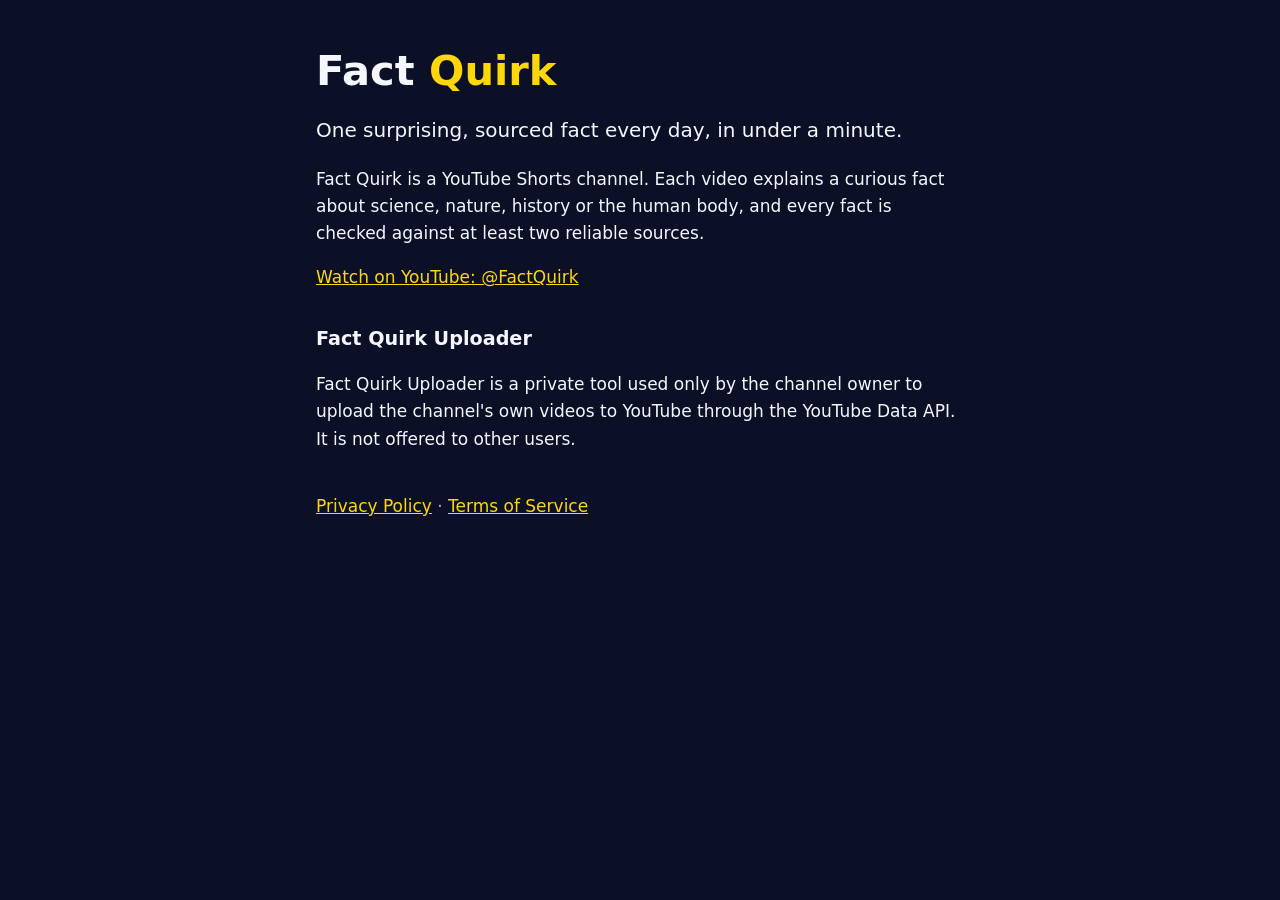
<file: index.html>
<!doctype html>
<html lang="en">
<head>
<meta charset="utf-8">
<meta name="viewport" content="width=device-width, initial-scale=1">
<title>Fact Quirk</title>
<link rel="stylesheet" href="style.css">
</head>
<body>
<main>
  <h1>Fact <span>Quirk</span></h1>
  <p class="lead">One surprising, sourced fact every day, in under a minute.</p>
  <p>Fact Quirk is a YouTube Shorts channel. Each video explains a curious fact about science, nature, history or the human body, and every fact is checked against at least two reliable sources.</p>
  <p><a href="https://www.youtube.com/@FactQuirk">Watch on YouTube: @FactQuirk</a></p>
  <h2>Fact Quirk Uploader</h2>
  <p>Fact Quirk Uploader is a private tool used only by the channel owner to upload the channel's own videos to YouTube through the YouTube Data API. It is not offered to other users.</p>
  <nav><a href="privacy.html">Privacy Policy</a> · <a href="terms.html">Terms of Service</a></nav>
</main>
</body>
</html>
</file>
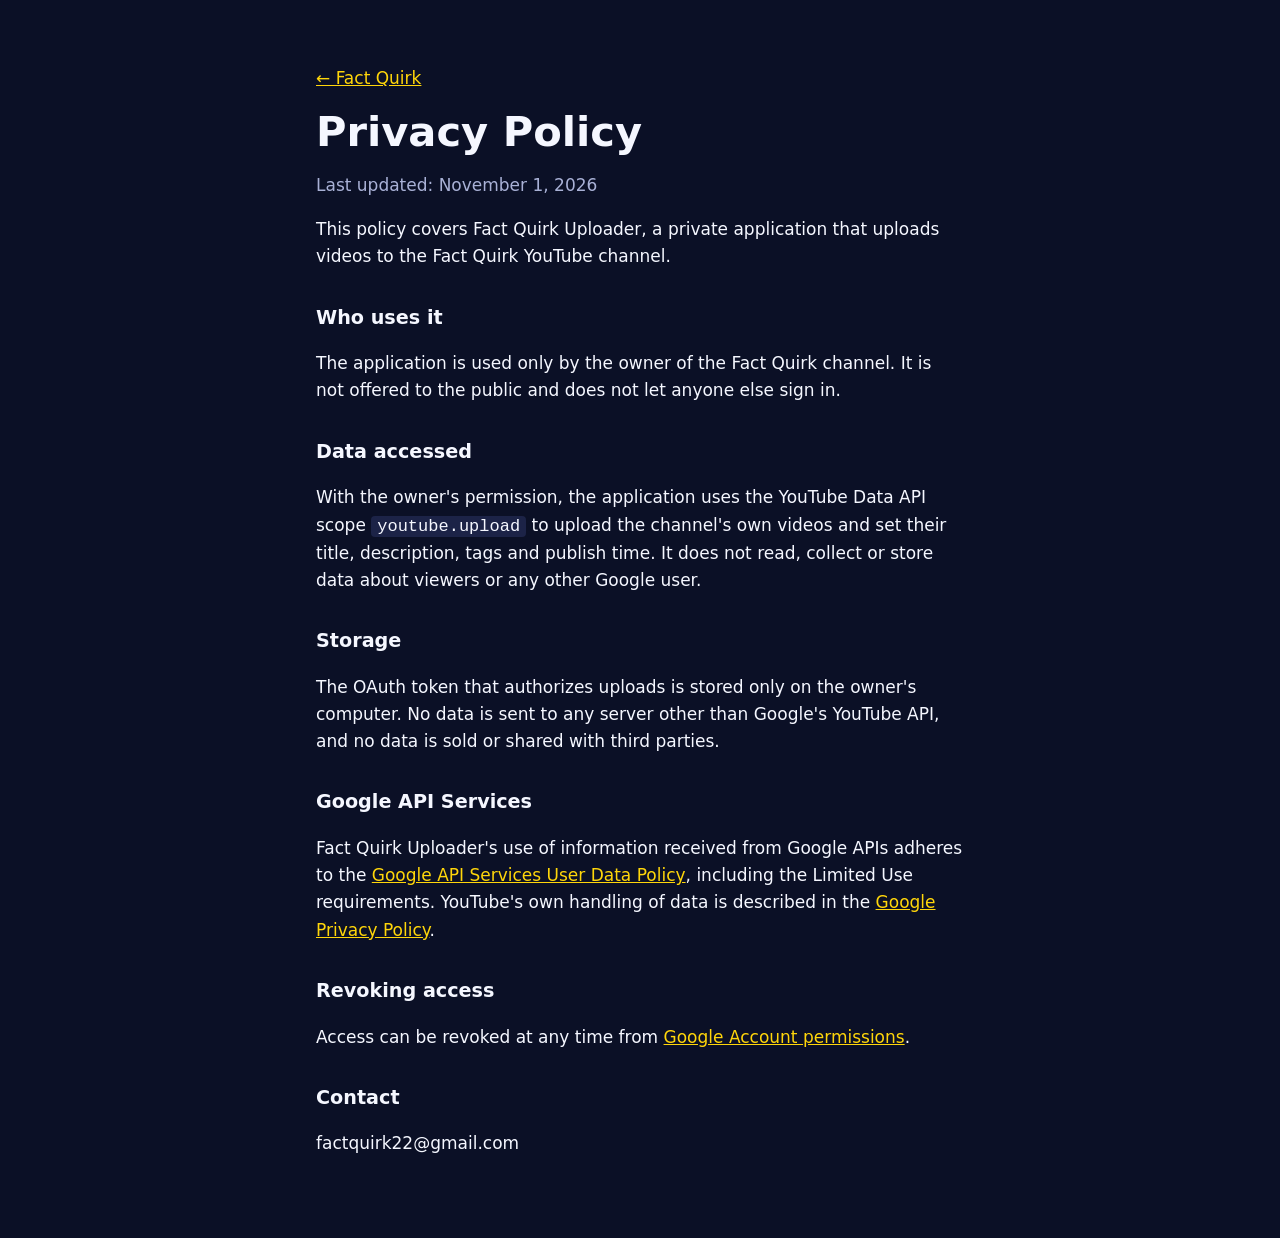
<file: privacy.html>
<!doctype html>
<html lang="en">
<head>
<meta charset="utf-8">
<meta name="viewport" content="width=device-width, initial-scale=1">
<title>Privacy Policy · Fact Quirk</title>
<link rel="stylesheet" href="style.css">
</head>
<body>
<main>
  <p><a href="index.html">← Fact Quirk</a></p>
  <h1>Privacy Policy</h1>
  <p class="muted">Last updated: November 1, 2026</p>
  <p>This policy covers Fact Quirk Uploader, a private application that uploads videos to the Fact Quirk YouTube channel.</p>
  <h2>Who uses it</h2>
  <p>The application is used only by the owner of the Fact Quirk channel. It is not offered to the public and does not let anyone else sign in.</p>
  <h2>Data accessed</h2>
  <p>With the owner's permission, the application uses the YouTube Data API scope <code>youtube.upload</code> to upload the channel's own videos and set their title, description, tags and publish time. It does not read, collect or store data about viewers or any other Google user.</p>
  <h2>Storage</h2>
  <p>The OAuth token that authorizes uploads is stored only on the owner's computer. No data is sent to any server other than Google's YouTube API, and no data is sold or shared with third parties.</p>
  <h2>Google API Services</h2>
  <p>Fact Quirk Uploader's use of information received from Google APIs adheres to the <a href="https://developers.google.com/terms/api-services-user-data-policy">Google API Services User Data Policy</a>, including the Limited Use requirements. YouTube's own handling of data is described in the <a href="https://policies.google.com/privacy">Google Privacy Policy</a>.</p>
  <h2>Revoking access</h2>
  <p>Access can be revoked at any time from <a href="https://myaccount.google.com/permissions">Google Account permissions</a>.</p>
  <h2>Contact</h2>
  <p>factquirk22@gmail.com</p>
</main>
</body>
</html>
</file>
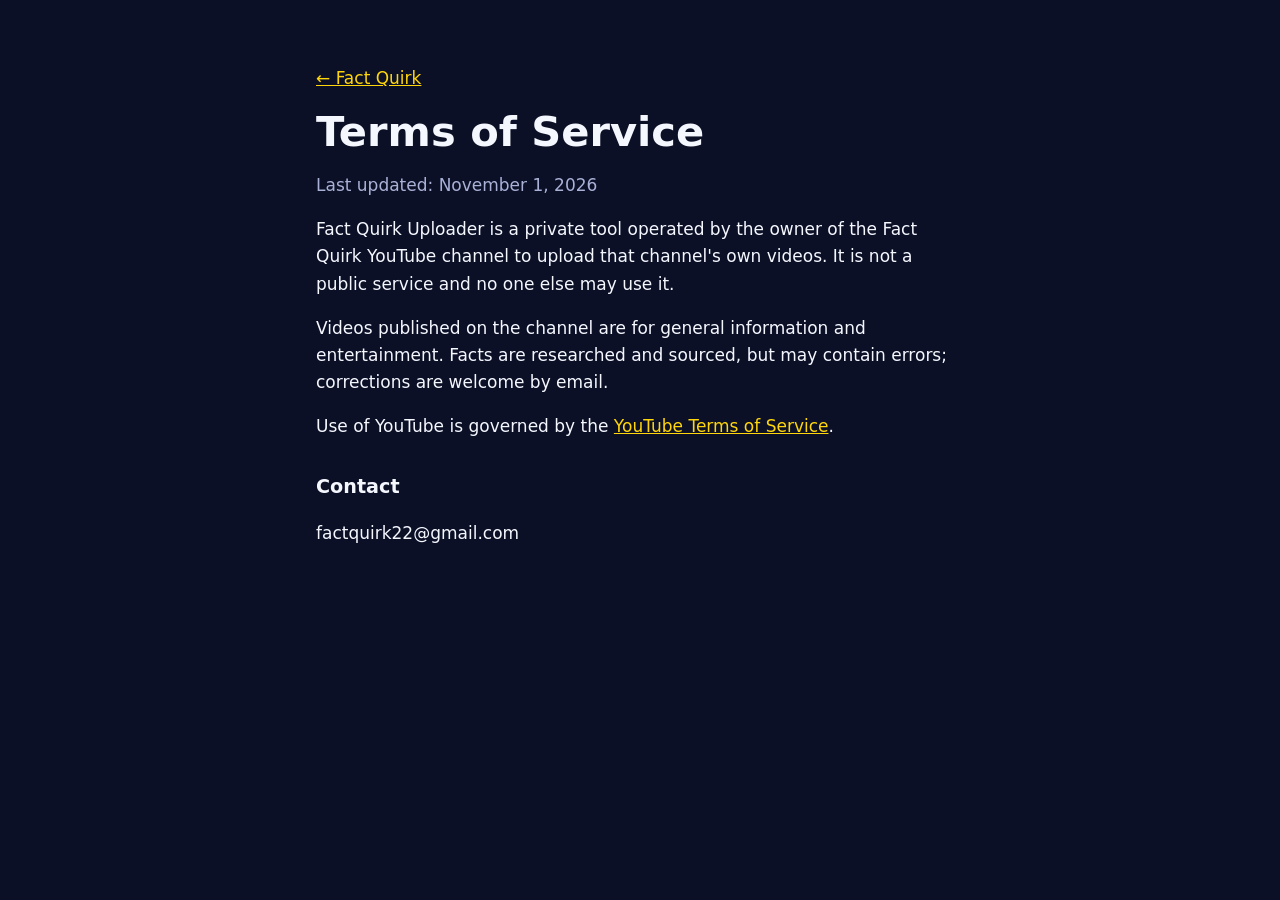
<file: terms.html>
<!doctype html>
<html lang="en">
<head>
<meta charset="utf-8">
<meta name="viewport" content="width=device-width, initial-scale=1">
<title>Terms of Service · Fact Quirk</title>
<link rel="stylesheet" href="style.css">
</head>
<body>
<main>
  <p><a href="index.html">← Fact Quirk</a></p>
  <h1>Terms of Service</h1>
  <p class="muted">Last updated: November 1, 2026</p>
  <p>Fact Quirk Uploader is a private tool operated by the owner of the Fact Quirk YouTube channel to upload that channel's own videos. It is not a public service and no one else may use it.</p>
  <p>Videos published on the channel are for general information and entertainment. Facts are researched and sourced, but may contain errors; corrections are welcome by email.</p>
  <p>Use of YouTube is governed by the <a href="https://www.youtube.com/t/terms">YouTube Terms of Service</a>.</p>
  <h2>Contact</h2>
  <p>factquirk22@gmail.com</p>
</main>
</body>
</html>
</file>
<file: style.css>
:root { --bg: #0b1026; --text: #f5f7ff; --muted: #a9b1d6; --accent: #ffd60a; }
* { box-sizing: border-box; }
body { margin: 0; background: var(--bg); color: var(--text); font: 17px/1.6 system-ui, -apple-system, "Segoe UI", sans-serif; }
main { max-width: 680px; margin: 0 auto; padding: 48px 16px 64px; }
h1 { font-size: 2.6rem; line-height: 1.1; margin: 0 0 12px; }
h1 span { color: var(--accent); }
h2 { font-size: 1.2rem; margin-top: 32px; }
a { color: var(--accent); }
.lead { font-size: 1.25rem; }
.muted { color: var(--muted); }
nav { margin-top: 40px; color: var(--muted); }
code { background: #1c2347; padding: 1px 6px; border-radius: 4px; }
</file>
